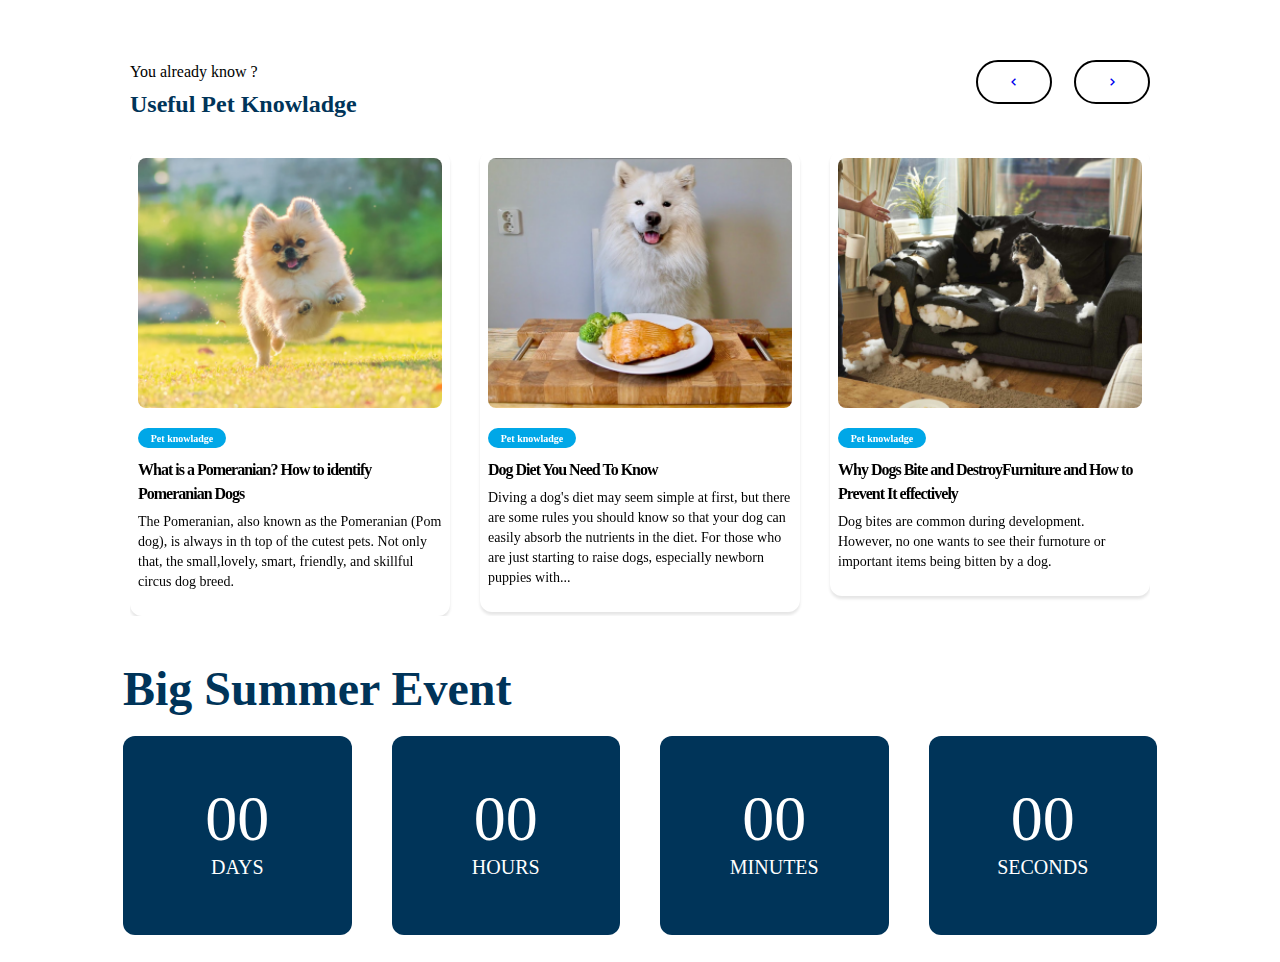
<file: index.html>
<!DOCTYPE html>
<html lang="en">
<head>
    <meta charset="UTF-8">
    <meta name="viewport" content="width=device-width, initial-scale=1.0">
    <title>Document</title>
    <link rel="stylesheet"
  href="https://cdn.jsdelivr.net/npm/boxicons@latest/css/boxicons.min.css">
    <link rel="stylesheet" href="style.css">
    <link rel="stylesheet" href="https://cdn.jsdelivr.net/npm/swiper@11/swiper-bundle.min.css"
    >
</head>
<body>
    <!-- json file to save animals object -->

    <section class="frame56">
        <div class="frame18">
            <div class="paragraph">
                <p>You already know ?</p>
                <h1>Useful Pet Knowladge</h1>
            </div>

            <div class="buttonM">
                <a href="#" class="btn1"><i class='bx bx-chevron-left'></i></a>
                <a href="#" class="btn2"><i class='bx bx-chevron-right'></i></a>
            </div>
        </div>

        <div class="card-blog swiper">
            <div class="swiper-wrapper ">
                <!-- items from js -->
            </div>
    
        </div>
    </section>

    <section class="group44">
        <h1>Big Summer Event</h1>

        <div class="time">
            <div>
                <p id="days">00</p>
                <span>DAYS</span>
            </div>
            <div>
                <p id="hours">00</p>
                <span>HOURS</span>
            </div>
            <div>
                <p id="minutes">00</p>
                <span>MINUTES</span>
            </div>
            <div>
                <p id="seconds">00</p>
                <span>SECONDS</span>
            </div>
        </div>
    </section>

    <script src="https://cdn.jsdelivr.net/npm/swiper@11/swiper-bundle.min.js"></script>
    <script src="index.js"></script>
    <script src="custom.js"></script>
</body>
</html>
</file>
<file: style.css>
*{
    margin: 0;
    padding: 0;
    box-sizing: border-box;
    list-style: none;
    text-decoration: none;
}
.frame56{
    width: 100%;
    height: 634px;
    padding: 60px 130px;
    position: relative;
}
.frame18{
    width: 100%;
    display: flex;
    justify-content: space-between;
}
.buttonM{
    display: flex;
    gap: 22px;
    color: black;
    height: 44px;
}
.buttonM a{
    padding: 12px 28px;
    border: 2px solid black;
    border-radius: 57px;
}
.frame18 p{
    font-size: 16px;
    line-height: 24px;
    margin-bottom:2px;
}
.frame18 h1{
    font-size: 24px;
    line-height: 36px;
    color: #003459;
    margin-bottom: 28px;
} 

.card{
    max-width: 400px;
    padding: 8px;
    gap: 20px;
    border-radius: 12px;
    box-shadow: 0 3px 3px rgba(0, 0, 0, 0.1);
}
.image{
    width: 100%;
    height: 250px;
    object-fit: cover;
    border-radius: 8px;
}
.title{
    width: 88px;
    height: 20px;
    font-size: 10px;
    font-weight: 750;
    color: white;
    background-color: #00A7E7;
    border-radius: 28px;
    display: flex;
    align-items: center;
    justify-content: center;
    margin-top: 16px;
}
.name{
    font-size: 16px;
    font-weight: 700;
    line-height: 24px;
    letter-spacing: -1px;
    max-width: 348px;
    margin-top: 10px;
}
.description{
    font-size: 14px;
    max-width: 348px;
    line-height: 20px;
    margin-top: 6px;
    margin-bottom: 16px;
}
.group44{
    padding: 27px 123px;
}
.group44 h1{
    font-size: 48px;
    font-weight: 750;
    line-height: auto;
    color: #003459;
    margin-bottom: 20px;
}
.time{
    display: flex;
    column-gap: 40px;
}
.time div{
    width: 280px;
    height: 199px;
    border-radius: 12px;
    background-color: #003459;
    color: white;
    text-align: center;
    padding: 46px;
}
.time p{
    font-size: 64px;
    font-weight: bald;
}
.time span{
    font-size: 20px;
}
</file>
